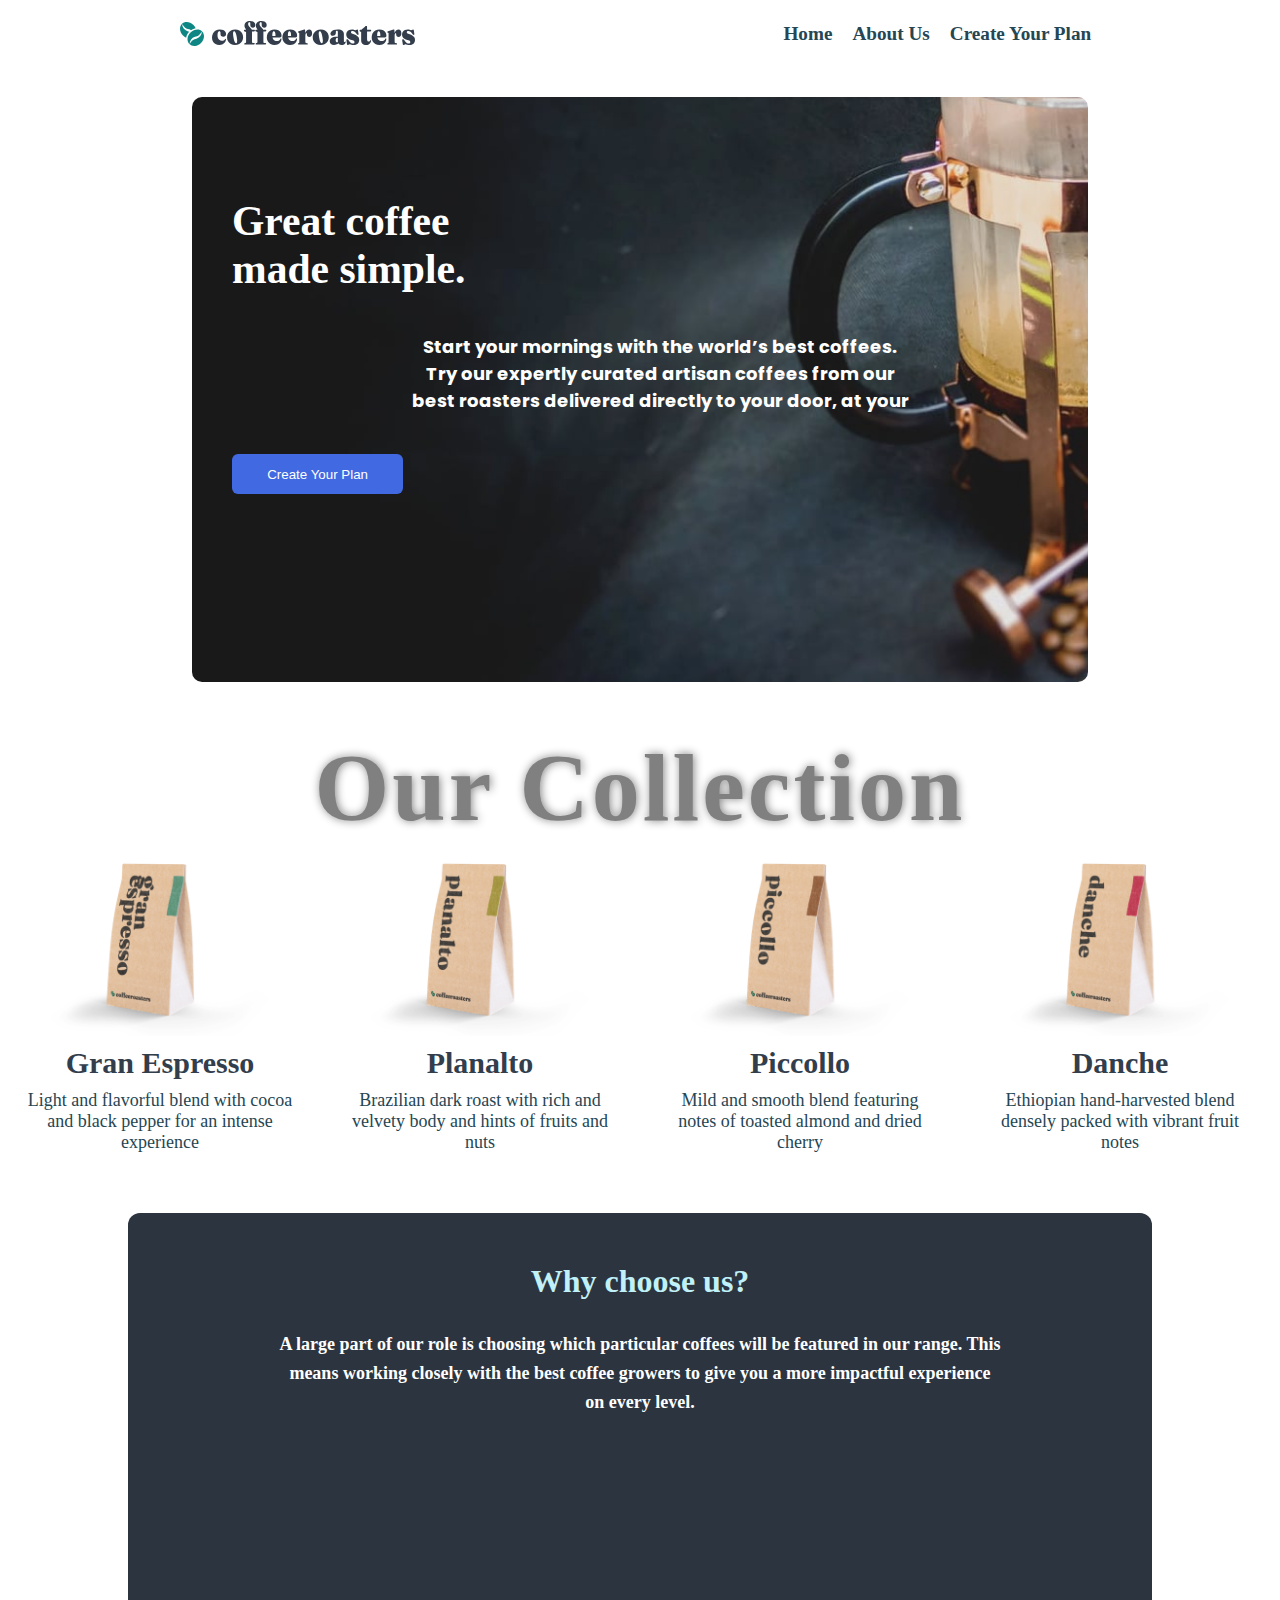
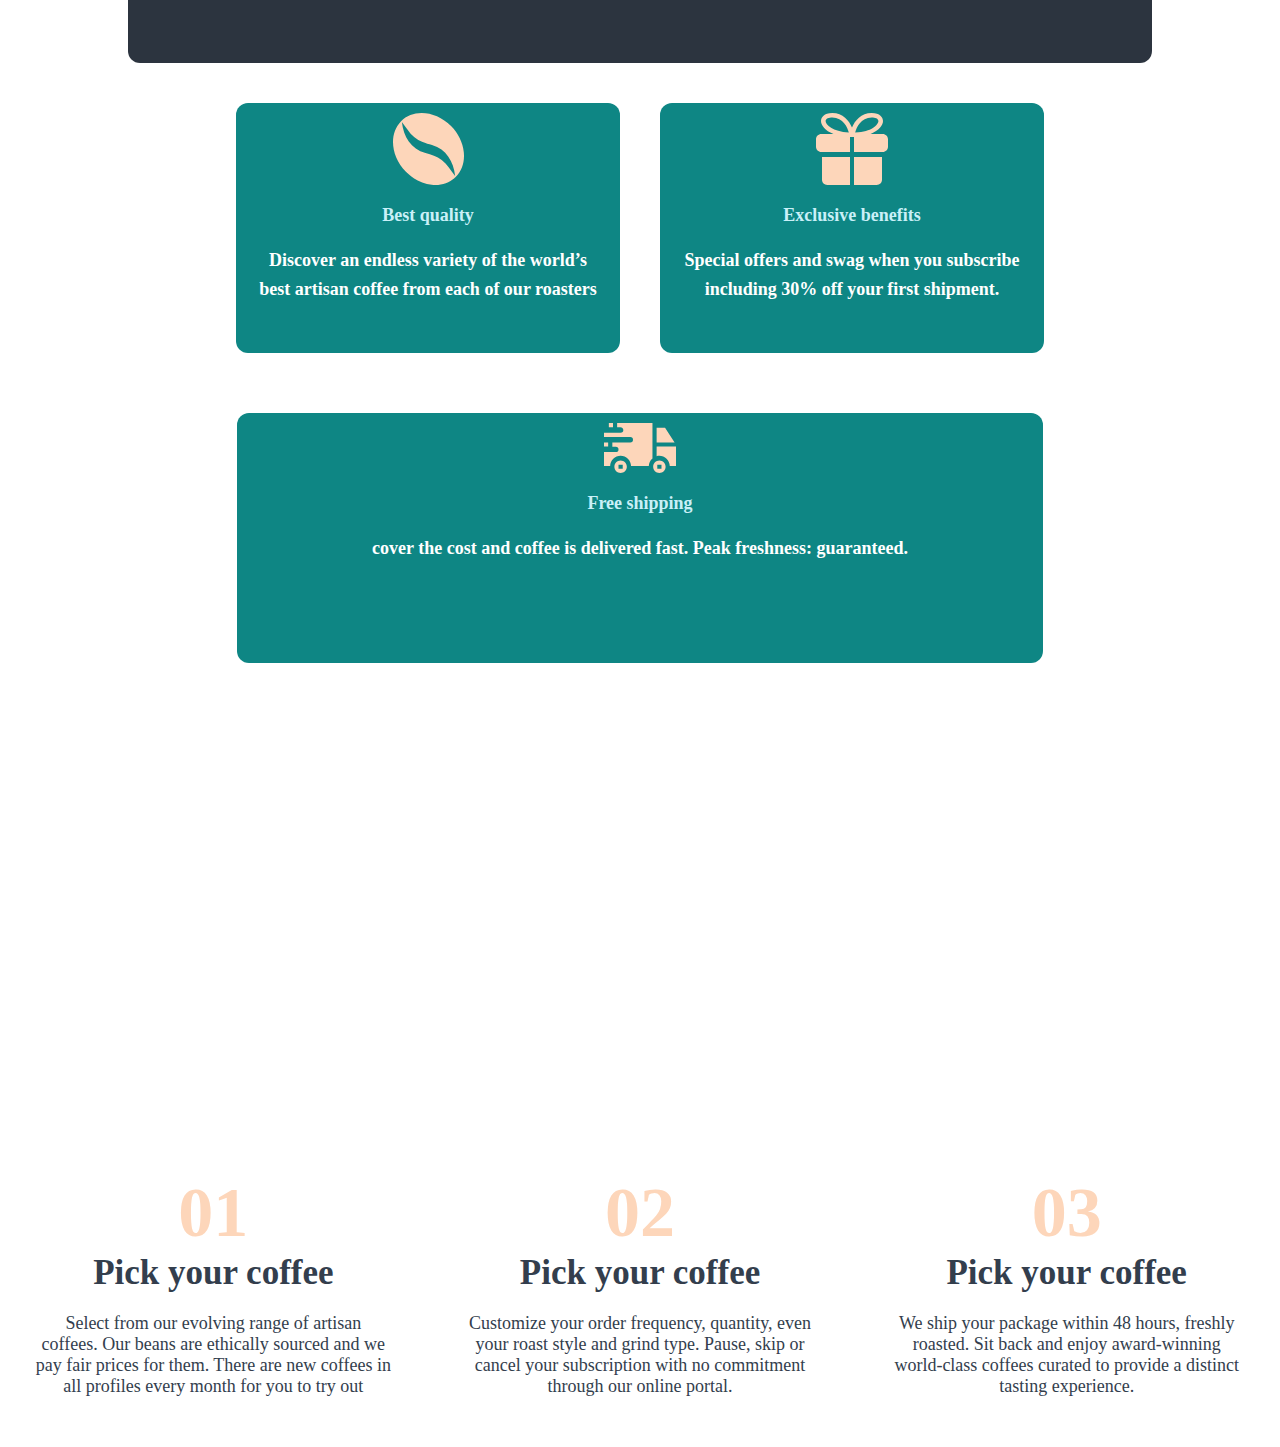
<file: index.html>
<!DOCTYPE html>
<html lang="en">
<head>
    <meta charset="UTF-8">
    <meta http-equiv="X-UA-Compatible" content="IE=edge">
    <meta name="viewport" content="width=device-width, initial-scale=1.0">
    <link rel="stylesheet" href="style.css">
    <link rel="preconnect" href="https://fonts.googleapis.com">
<link rel="preconnect" href="https://fonts.gstatic.com" crossorigin>
<link href="https://fonts.googleapis.com/css2?family=Poppins:wght@200&family=Shalimar&family=Work+Sans:ital,wght@0,500;1,200;1,300;1,500&display=swap" rel="stylesheet">
    <title>cofffe website</title>
</head>
<body>
    <header>
        <nav>
        <svg width="237"  height="27" xmlns="http://www.w3.org/2000/svg"><g fill-rule="nonzero" fill="none"><path d="M40.237 24.95c1.304 0 2.444-.237 3.422-.71.978-.474 1.755-1.124 2.331-1.95.576-.827.907-1.78.994-2.86.011-.199-.019-.345-.09-.438a.374.374 0 00-.268-.157.623.623 0 00-.27.066c-.092.044-.22.143-.382.297-.294.562-.712.962-1.255 1.199-.544.237-1.217.355-2.021.355-.804 0-1.521-.21-2.152-.628-.63-.419-1.127-1.047-1.491-1.884-.364-.838-.546-1.874-.546-3.108 0-.86.079-1.581.236-2.165.158-.584.38-1.022.669-1.314.287-.292.61-.438.97-.438.358 0 .635.138.83.413.196.276.294.683.294 1.223v1.058c0 .893.23 1.595.693 2.108.461.512 1.138.768 2.029.768.87 0 1.556-.25 2.062-.752.505-.501.757-1.193.757-2.074 0-.838-.241-1.595-.725-2.273-.483-.678-1.184-1.215-2.102-1.612-.919-.396-2.046-.595-3.382-.595-1.565 0-2.934.35-4.108 1.05a7.38 7.38 0 00-2.746 2.86C33.33 14.594 33 15.963 33 17.495c0 1.587.315 2.934.945 4.041a6.4 6.4 0 002.584 2.537c1.092.584 2.328.876 3.708.876zm15.728-.033c1.619 0 3.04-.336 4.262-1.008 1.222-.672 2.179-1.584 2.869-2.735.69-1.152 1.034-2.455 1.034-3.91 0-1.531-.33-2.881-.994-4.05a7.107 7.107 0 00-2.77-2.743c-1.185-.661-2.57-.992-4.157-.992-1.597 0-3.01.342-4.237 1.025-1.228.683-2.19 1.606-2.885 2.769-.696 1.162-1.043 2.47-1.043 3.925 0 1.521.331 2.86.994 4.017a7.067 7.067 0 002.779 2.719c1.19.656 2.572.983 4.148.983zm1.239-1.719c-.337.066-.666-.082-.987-.446-.32-.364-.624-.975-.912-1.835-.288-.86-.563-1.989-.823-3.388-.25-1.4-.392-2.551-.424-3.455-.033-.903.032-1.586.195-2.05.163-.462.413-.732.75-.81.337-.065.666.084.986.447.32.364.628.975.921 1.835.294.86.57 1.989.831 3.388.261 1.4.405 2.554.432 3.463.027.91-.043 1.595-.212 2.058-.168.463-.42.727-.757.793zm17.781 1.422c.511 0 .766-.254.766-.76 0-.22-.06-.394-.179-.521-.12-.127-.304-.207-.554-.24l-1.402-.215a.589.589 0 01-.448-.297c-.092-.166-.138-.402-.138-.711V11.579h1.157c.608 0 1.054-.105 1.336-.315.283-.209.424-.479.424-.81 0-.22-.068-.382-.204-.487-.136-.105-.328-.157-.578-.157H72.75l-.015-.087a1.998 1.998 0 00-.264-.64l-.07-.108a8.286 8.286 0 00-.905-1.09 36.96 36.96 0 01-1.075-1.158 6.526 6.526 0 01-.905-1.297 3.138 3.138 0 01-.367-1.488c0-.518.104-.914.31-1.19.207-.275.51-.413.913-.413.315 0 .549.09.7.273.153.181.229.465.229.85v1.472c0 .837.239 1.51.717 2.016.478.507 1.108.76 1.89.76.707 0 1.286-.217 1.736-.652.451-.435.677-1.088.677-1.959 0-.738-.19-1.419-.57-2.041-.38-.623-.954-1.121-1.72-1.496S72.302 1 71.139 1c-1.804 0-3.195.433-4.173 1.298-.977.865-1.466 2.019-1.466 3.462 0 .606.081 1.116.244 1.53.163.412.348.768.554 1.065l.554.802c.123.178.199.363.23.556l.01.097h-1.43a.83.83 0 00-.508.145L65.1 10a.637.637 0 00-.203.488c0 .198.054.366.162.504.11.137.288.267.538.388l.946.314c.206.088.347.185.423.29a.643.643 0 01.115.388v9.554c0 .286-.05.507-.147.66a.73.73 0 01-.408.315l-.7.215a.978.978 0 00-.432.297.77.77 0 00-.139.48c0 .231.068.41.204.537.136.126.312.19.53.19h8.996zm11.377 0c.51 0 .766-.254.766-.76 0-.22-.06-.394-.18-.521-.119-.127-.304-.207-.554-.24l-1.401-.215a.589.589 0 01-.448-.297c-.093-.166-.139-.402-.139-.711V11.579h1.157c.609 0 1.054-.105 1.337-.315.282-.209.423-.479.423-.81 0-.22-.067-.382-.203-.487-.136-.105-.329-.157-.579-.157h-2.414l-.015-.087a1.998 1.998 0 00-.264-.64l-.07-.108a8.286 8.286 0 00-.904-1.09 36.96 36.96 0 01-1.076-1.158 6.526 6.526 0 01-.904-1.297 3.138 3.138 0 01-.367-1.488c0-.518.103-.914.31-1.19.206-.275.51-.413.912-.413.315 0 .55.09.701.273.152.181.228.465.228.85v1.472c0 .837.24 1.51.718 2.016.478.507 1.108.76 1.89.76.706 0 1.285-.217 1.736-.652.45-.435.676-1.088.676-1.959 0-.738-.19-1.419-.57-2.041-.38-.623-.954-1.121-1.72-1.496S83.678 1 82.515 1c-1.803 0-3.194.433-4.172 1.298-.978.865-1.467 2.019-1.467 3.462 0 .606.082 1.116.245 1.53.163.412.347.768.554 1.065l.554.802c.122.178.198.363.229.556l.011.097h-1.43a.83.83 0 00-.509.145l-.053.045a.637.637 0 00-.204.488c0 .198.054.366.163.504.109.137.288.267.538.388l.945.314c.207.088.348.185.424.29a.643.643 0 01.114.388v9.554c0 .286-.049.507-.147.66a.73.73 0 01-.407.315l-.701.215a.978.978 0 00-.432.297.77.77 0 00-.138.48c0 .231.067.41.203.537.136.126.313.19.53.19h8.997zm9.11.33c1.38 0 2.598-.27 3.652-.81 1.054-.54 1.874-1.258 2.46-2.157.588-.898.881-1.887.881-2.966 0-.21-.038-.359-.114-.447a.353.353 0 00-.277-.132.64.64 0 00-.27.074c-.102.05-.22.146-.35.29-.228.705-.676 1.256-1.344 1.653-.668.396-1.437.595-2.306.595-1.359 0-2.445-.466-3.26-1.397-.478-.546-.816-1.273-1.013-2.18l-.016-.076h7.45c.472 0 .841-.125 1.11-.374l.064-.064c.272-.292.407-.692.407-1.199 0-1.168-.274-2.228-.823-3.181-.548-.954-1.333-1.708-2.355-2.265-1.021-.556-2.238-.835-3.65-.835-1.663 0-3.087.33-4.271.992a6.684 6.684 0 00-2.714 2.769c-.624 1.184-.937 2.564-.937 4.14 0 1.499.323 2.818.97 3.959A6.821 6.821 0 0091.463 24c1.152.634 2.489.95 4.01.95zm-2.127-8.878a12.966 12.966 0 01-.024-.791c0-1.036.076-1.851.229-2.446.152-.595.347-1.017.586-1.265.24-.248.506-.372.799-.372.38 0 .736.325 1.068.976.33.65.497 1.73.497 3.24 0 .462-.207.693-.62.693h-2.533l-.002-.035zm17.71 8.878c1.38 0 2.596-.27 3.65-.81 1.054-.54 1.875-1.258 2.461-2.157.587-.898.88-1.887.88-2.966 0-.21-.038-.359-.114-.447a.353.353 0 00-.277-.132.64.64 0 00-.269.074c-.103.05-.22.146-.35.29-.228.705-.676 1.256-1.345 1.653-.668.396-1.437.595-2.306.595-1.358 0-2.445-.466-3.26-1.397-.477-.546-.815-1.273-1.013-2.18l-.016-.076h7.451c.471 0 .841-.125 1.109-.374l.065-.064c.271-.292.407-.692.407-1.199 0-1.168-.274-2.228-.823-3.181-.549-.954-1.334-1.708-2.355-2.265-1.022-.556-2.239-.835-3.651-.835-1.663 0-3.086.33-4.27.992a6.684 6.684 0 00-2.714 2.769c-.625 1.184-.937 2.564-.937 4.14 0 1.499.323 2.818.97 3.959A6.821 6.821 0 00107.044 24c1.152.634 2.488.95 4.01.95zm-2.129-8.878a12.966 12.966 0 01-.023-.791c0-1.036.076-1.851.228-2.446.152-.595.348-1.017.587-1.265s.505-.372.798-.372c.38 0 .737.325 1.068.976.331.65.497 1.73.497 3.24 0 .462-.206.693-.62.693h-2.533l-.002-.035zm19.079 8.548c.26 0 .46-.069.595-.207a.732.732 0 00.204-.537.82.82 0 00-.147-.488c-.098-.137-.26-.223-.489-.256l-1.222-.248a.647.647 0 01-.457-.339c-.098-.181-.146-.427-.146-.735v-5.818c0-.65.038-1.185.114-1.604.076-.418.187-.73.334-.933.146-.204.318-.306.513-.306.196 0 .337.071.424.215.087.143.136.341.147.595l.016.66c.022.75.225 1.329.611 1.736.386.408.98.612 1.785.612.826 0 1.5-.298 2.02-.893.522-.595.783-1.526.783-2.793 0-1.278-.25-2.231-.75-2.86-.5-.628-1.217-.942-2.151-.942-.771 0-1.483.24-2.135.72-.652.479-1.176 1.211-1.573 2.198a6.529 6.529 0 00-.182.515l-.028.094-.124-2.568c-.029-.304-.082-.525-.158-.663l-.03-.048c-.092-.132-.23-.198-.415-.198-.13 0-.288.022-.473.066a4.95 4.95 0 00-.684.231l-4.63 1.34c-.26.098-.445.217-.553.355a.74.74 0 00-.163.47.64.64 0 00.106.38c.07.1.182.194.334.282l.424.05a.618.618 0 01.301.272c.06.116.09.306.09.57v8.397c0 .33-.027.568-.082.71a.552.552 0 01-.293.315l-.375.149c-.141.099-.253.206-.334.322a.743.743 0 00-.122.438c0 .231.068.413.203.545.136.133.324.199.563.199h8.149zm13.626.297c1.619 0 3.04-.336 4.262-1.008 1.222-.672 2.178-1.584 2.868-2.735.69-1.152 1.035-2.455 1.035-3.91 0-1.531-.331-2.881-.994-4.05a7.107 7.107 0 00-2.77-2.743c-1.185-.661-2.57-.992-4.157-.992-1.597 0-3.01.342-4.238 1.025-1.227.683-2.189 1.606-2.884 2.769-.696 1.162-1.043 2.47-1.043 3.925 0 1.521.33 2.86.994 4.017a7.067 7.067 0 002.779 2.719c1.19.656 2.572.983 4.148.983zm1.238-1.719c-.336.066-.665-.082-.986-.446-.32-.364-.624-.975-.912-1.835-.288-.86-.563-1.989-.824-3.388-.25-1.4-.39-2.551-.423-3.455-.033-.903.032-1.586.195-2.05.163-.462.413-.732.75-.81.337-.065.666.084.986.447.32.364.628.975.921 1.835.293.86.57 1.989.831 3.388.261 1.4.405 2.554.432 3.463.027.91-.043 1.595-.212 2.058-.168.463-.42.727-.758.793zm19.852 1.752c.913 0 1.663-.168 2.25-.504.586-.336 1.023-.735 1.311-1.198.288-.463.432-.887.432-1.273a.751.751 0 00-.106-.413.324.324 0 00-.285-.165.32.32 0 00-.147.033.325.325 0 00-.114.099c-.054.198-.138.336-.252.413a.643.643 0 01-.367.116c-.185 0-.323-.064-.416-.19-.092-.127-.138-.295-.138-.504v-7.306c0-1.455-.492-2.581-1.475-3.38-.984-.8-2.524-1.199-4.62-1.199-1.63 0-2.992.204-4.084.612-1.092.408-1.912.928-2.46 1.562-.55.634-.824 1.28-.824 1.942 0 .705.204 1.242.611 1.612.408.369.997.553 1.769.553.945 0 1.69-.256 2.233-.768.543-.513.815-1.177.815-1.992v-1.256c0-.309.095-.548.285-.72.19-.17.426-.255.709-.255.304 0 .546.113.725.338.18.226.27.532.27.918l-.001 4.818-.087-.019a5.455 5.455 0 00-.91-.087l-.176-.001c-2.337 0-4.078.396-5.224 1.19-1.146.793-1.72 1.9-1.72 3.322 0 1.08.394 1.967 1.182 2.661.788.694 1.834 1.041 3.137 1.041.978 0 1.891-.2 2.739-.603.635-.302 1.152-.698 1.55-1.188l.022-.03.024.075c.125.357.354.677.688.96l.103.084c.603.468 1.454.702 2.551.702zm-4.563-2.578c-.435 0-.786-.18-1.052-.537-.266-.358-.4-.907-.4-1.645 0-.771.129-1.355.384-1.752s.595-.595 1.019-.595c.25 0 .467.025.652.074l.08.025v4.242l-.052.03c-.174.09-.353.142-.538.155l-.093.003zM174.212 25c1.934 0 3.417-.446 4.45-1.339 1.032-.892 1.548-2.11 1.548-3.653 0-.936-.174-1.757-.522-2.463-.348-.705-.956-1.33-1.825-1.876-.87-.545-2.092-1.06-3.668-1.545-.586-.187-1.04-.377-1.36-.57-.321-.193-.541-.4-.66-.62-.12-.22-.18-.457-.18-.71 0-.376.136-.679.408-.91.271-.231.673-.347 1.206-.347.739 0 1.437.248 2.094.744.657.496 1.383 1.344 2.176 2.545.206.254.413.438.62.554.206.116.401.151.586.107a.574.574 0 00.424-.454c.054-.237.043-.576-.033-1.017l-.424-3.041c-.043-.32-.125-.545-.244-.678a.607.607 0 00-.473-.198c-.174 0-.39.06-.652.182-.26.121-.519.245-.774.372-.255.126-.448.19-.578.19-.12 0-.297-.066-.53-.199-.234-.132-.562-.264-.986-.396-.424-.133-.973-.199-1.646-.199-1.12 0-2.127.204-3.024.612-.896.408-1.603.989-2.119 1.744-.516.755-.774 1.655-.774 2.702 0 .926.193 1.736.579 2.43.386.694.975 1.29 1.768 1.785.793.496 1.793.898 3 1.207.781.209 1.382.421 1.8.636.418.215.706.45.864.703.158.253.236.534.236.842 0 .408-.136.744-.407 1.009-.272.264-.685.396-1.239.396a3.417 3.417 0 01-1.491-.338c-.473-.226-.96-.615-1.459-1.166-.5-.55-1.06-1.305-1.679-2.264-.184-.254-.394-.43-.627-.53a.84.84 0 00-.71.017c-.227.089-.374.276-.44.562-.064.287-.048.64.05 1.058l.505 3.29c.076.33.185.55.326.66.141.11.293.166.456.166.185 0 .41-.06.677-.182l.798-.363c.267-.122.481-.182.644-.182.163 0 .378.06.644.182a7.51 7.51 0 001.043.363c.43.121.97.182 1.622.182zm12.908-.05c.978 0 1.826-.19 2.543-.57a4.366 4.366 0 001.703-1.587c.418-.677.666-1.462.742-2.355.01-.253-.025-.421-.106-.504a.242.242 0 00-.286-.058c-.13.198-.266.397-.407.595-.141.198-.29.377-.448.537-.158.16-.334.29-.53.389-.195.099-.407.148-.636.148-.532 0-.937-.198-1.214-.595-.277-.396-.415-1.008-.415-1.834v-7.537h2.444c.555 0 .97-.096 1.244-.286l.06-.045c.272-.22.408-.485.408-.793 0-.22-.065-.383-.196-.488-.13-.105-.315-.157-.554-.157h-3.407V6.85c0-.294-.055-.518-.167-.672l-.044-.055c-.142-.154-.337-.231-.587-.231a1.21 1.21 0 00-.652.206 2.83 2.83 0 00-.652.603l-3.015 2.53c-.185.23-.332.385-.44.462a.541.541 0 01-.31.116h-.799a.861.861 0 00-.603.223.738.738 0 00-.244.57c0 .188.027.345.081.471.055.127.174.235.359.323l.766.248c.174.077.283.176.326.297.043.121.065.298.065.53v7.47c0 1.73.416 2.997 1.247 3.802.831.804 2.073 1.206 3.724 1.206zm13.218 0c1.38 0 2.597-.27 3.651-.81 1.054-.54 1.875-1.258 2.462-2.157.586-.898.88-1.887.88-2.966 0-.21-.038-.359-.114-.447a.353.353 0 00-.278-.132.64.64 0 00-.268.074c-.104.05-.22.146-.35.29-.23.705-.677 1.256-1.346 1.653-.668.396-1.437.595-2.306.595-1.358 0-2.445-.466-3.26-1.397-.477-.546-.815-1.273-1.013-2.18l-.016-.076h7.451c.472 0 .841-.125 1.109-.374l.065-.064c.271-.292.407-.692.407-1.199 0-1.168-.274-2.228-.823-3.181-.549-.954-1.334-1.708-2.355-2.265-1.022-.556-2.238-.835-3.651-.835-1.662 0-3.086.33-4.27.992a6.684 6.684 0 00-2.714 2.769c-.625 1.184-.937 2.564-.937 4.14 0 1.499.323 2.818.97 3.959A6.821 6.821 0 00196.329 24c1.152.634 2.488.95 4.01.95zm-2.128-8.878a12.966 12.966 0 01-.023-.791c0-1.036.076-1.851.228-2.446.152-.595.348-1.017.587-1.265.24-.248.505-.372.799-.372.38 0 .736.325 1.067.976.332.65.497 1.73.497 3.24 0 .462-.206.693-.619.693h-2.534l-.002-.035zm19.08 8.548c.26 0 .458-.069.594-.207a.732.732 0 00.204-.537.82.82 0 00-.147-.488c-.098-.137-.26-.223-.489-.256l-1.222-.248a.647.647 0 01-.457-.339c-.097-.181-.146-.427-.146-.735v-5.818c0-.65.038-1.185.114-1.604.076-.418.187-.73.334-.933.147-.204.318-.306.513-.306.196 0 .337.071.424.215.087.143.136.341.147.595l.016.66c.022.75.225 1.329.611 1.736.386.408.98.612 1.785.612.826 0 1.5-.298 2.021-.893.522-.595.782-1.526.782-2.793 0-1.278-.25-2.231-.75-2.86-.5-.628-1.216-.942-2.15-.942-.772 0-1.484.24-2.136.72-.652.479-1.176 1.211-1.573 2.198a6.529 6.529 0 00-.182.515l-.028.095-.124-2.569c-.029-.304-.081-.525-.158-.663l-.03-.048c-.092-.132-.23-.198-.415-.198-.13 0-.288.022-.473.066a4.95 4.95 0 00-.684.231l-4.629 1.34c-.26.098-.446.217-.554.355a.74.74 0 00-.163.47.64.64 0 00.106.38c.07.1.182.194.334.282l.424.05a.618.618 0 01.301.272c.06.116.09.306.09.57v8.397c0 .33-.027.568-.082.71a.552.552 0 01-.293.315l-.375.149c-.141.099-.253.206-.334.322a.743.743 0 00-.122.438c0 .231.068.413.203.545.136.133.324.199.563.199h8.15zm12.712.38c1.934 0 3.417-.446 4.45-1.339 1.032-.892 1.548-2.11 1.548-3.653 0-.936-.174-1.757-.522-2.463-.347-.705-.956-1.33-1.825-1.876-.87-.545-2.092-1.06-3.667-1.545-.587-.187-1.04-.377-1.361-.57-.32-.193-.54-.4-.66-.62-.12-.22-.18-.457-.18-.71 0-.376.136-.679.408-.91.272-.231.674-.347 1.206-.347.739 0 1.437.248 2.094.744.658.496 1.383 1.344 2.176 2.545.207.254.413.438.62.554.206.116.402.151.586.107a.574.574 0 00.424-.454c.054-.237.044-.576-.032-1.017l-.424-3.041c-.044-.32-.125-.545-.245-.678a.607.607 0 00-.472-.198c-.174 0-.392.06-.652.182-.261.121-.52.245-.774.372-.256.126-.449.19-.58.19-.119 0-.295-.066-.529-.199-.233-.132-.562-.264-.986-.396-.424-.133-.972-.199-1.646-.199-1.12 0-2.127.204-3.023.612-.897.408-1.603.989-2.12 1.744-.515.755-.773 1.655-.773 2.702 0 .926.192 1.736.578 2.43.386.694.975 1.29 1.769 1.785.793.496 1.792.898 2.999 1.207.782.209 1.382.421 1.8.636.419.215.707.45.864.703.158.253.237.534.237.842 0 .408-.136.744-.408 1.009-.271.264-.684.396-1.238.396a3.417 3.417 0 01-1.492-.338c-.472-.226-.959-.615-1.459-1.166-.5-.55-1.059-1.305-1.678-2.264-.185-.254-.394-.43-.628-.53a.84.84 0 00-.709.017c-.228.089-.375.276-.44.562-.065.287-.049.64.049 1.058l.505 3.29c.076.33.185.55.326.66.142.11.294.166.457.166.184 0 .41-.06.676-.182l.799-.363c.266-.122.48-.182.643-.182.163 0 .378.06.644.182a7.51 7.51 0 001.043.363c.43.121.97.182 1.622.182z" fill="#333D4B"></path><path d="M23.123 11.378c2.89 2.89 2.387 8.1-1.126 11.613-1.688 1.687-3.813 2.74-5.987 2.965-.29.029-.576.044-.856.044-1.87 0-3.539-.656-4.769-1.886-1.416-1.414-2.07-3.412-1.839-5.625.224-2.173 1.277-4.299 2.964-5.986 3.515-3.512 8.724-4.019 11.613-1.125zm-.18.18c-.961 1.16-1.67 2.482-2.851 3.453-1.257 1.033-2.64 1.41-4.161 1.85-3.338.97-4.988 3.791-5.369 7.075 1.043-1.253 1.808-2.657 3.125-3.663 1.152-.88 2.398-1.227 3.754-1.598 3.411-.936 5.105-3.781 5.502-7.117zM14.49 5.003a10.573 10.573 0 012.165 3.151c-1.68.29-3.308.992-4.75 2.046a7.17 7.17 0 00-1.837-.84c-1.519-.44-2.903-.816-4.16-1.85-1.18-.971-1.889-2.296-2.852-3.454.396 3.336 2.091 6.182 5.502 7.118.576.157 1.128.32 1.666.511-1.626 1.713-2.696 3.8-3.07 5.97A10.607 10.607 0 014 15.491C.492 11.978-.014 6.768 2.877 3.878 5.766.986 10.975 1.49 14.489 5.003z" fill="#0E8784"></path></g></svg>

        <ul>
            <li><a href="#">Home</a></li>
            <li><a href="aboutUs.html">About Us</a></li>
            <li><a href="#">Create Your Plan</a></li>
        </ul>
        </nav>
    </header>



    <main>
        <section id="section1">
            <div class="description">
            <h1>
                Great coffee <br>
                 made simple. <br>

            </h1>
            <p>Start your mornings with the world’s best coffees. <br>
                 Try our expertly curated artisan coffees from our <br>
                  best roasters delivered directly to your door, at your</p>
                  <button>Create Your Plan</button>
                </div>
        </section>
        <section id="section2">
            <h1>Our Collection</h1>
            <div class="parentBox">
                <div class="boxchild">
                    <img src="img/image-gran-espresso.fc5aa0dc.png" alt="">
                    <h3>Gran Espresso
                    </h3>
                    <p> Light and flavorful blend with cocoa and black
                        pepper for an intense experience </p>


                </div>

                <div class="boxchild">
                    <img src="img/planlto.png" alt="">
                    <h3>Planalto

                    </h3>
                    <p> Brazilian dark roast with rich and <br> velvety body 
                         and hints of fruits and <br> nuts </p>


                </div>


                <div class="boxchild">
                    <img src="img/image-piccollo.304c8160.png" alt="">
                    <h3>Piccollo
                    </h3>
                     <p> Mild and smooth blend featuring <br>
                         notes of toasted almond and dried <br> cherry </p>


                </div>


                <div class="boxchild">
                    <img src="img/image-danche.42b87a74.png" alt="">
                    <h3>Danche

                    </h3>
                   <p>Ethiopian hand-harvested blend <br> densely
                        packed with vibrant fruit <br> notes


                     </p> 


                </div>
            </div>
    </section>

    <section id="section3">
        <div class="parent">
            <h1>Why choose us?
            </h1>
            <p>
                A large part of our role is choosing which particular coffees will be featured in our range. This <br> means working closely with the best coffee growers to give you a more impactful experience <br> on every level.


            </p>
        </div>
    </section>

    <section id="section4">
        <div class="parent">
            <div class="box01">
                <img src="img/icon-coffee-bean.a39b0780.svg" alt="icon-coffe">
                <h3>Best quality
                </h3>

                <p>
                    Discover an endless variety of the world’s <br>
                     best artisan coffee from each of our roasters
                </p>
            </div>


            <div class="box01">
                <img src="img/icon-gift.611b8a07.svg" alt="icon-gift">
                <h3>Exclusive benefits

                </h3>

                <p>
                    Special offers and swag when you subscribe <br>
                     including 30% off your first shipment.

                </p>
            </div>
        </div>
        <div class="mother">
        <div class="box001">
            <img src="img/icon-truck.6a10e7c2.svg" alt="icon-truck">
            <h3>Free shipping


            </h3>

            <p>
                cover the cost and coffee is delivered fast. 
                 Peak freshness: guaranteed.


            </p>
        </div>
    </div>
    </section>

    <section id="section5">
        <div class="parent">
            <div class="box01">
                <h1>01</h1>
                <h2>Pick your coffee
                </h2>
                <p>
                    Select from our evolving range of artisan  <br> coffees. Our beans are ethically sourced and we <br> pay fair prices for them. There are new coffees in all profiles every month for you to try out
                </p>
            </div>

            <div class="box01">
                <h1>02</h1>
                <h2>Pick your coffee
                </h2>
               <p>
                Customize your order frequency, quantity, even <br> your roast style and grind type. Pause, skip or <br> cancel your subscription with no commitment <br> through our online portal.
               </p>
            </div>

            <div class="box01">
                <h1>03</h1>
                <h2>Pick your coffee
                </h2>
                <p>
                    We ship your package within 48 hours, freshly <br> roasted. Sit back and enjoy award-winning <br> world-class coffees curated to provide a distinct <br> tasting experience.
                </p>
            </div>
        </div>
    </section>
    </main>
</body>
</html>
</file>
<file: style.css>
*{
    padding: 0;
    margin: 0;
    box-sizing: border-box;
}
a{text-decoration: none;}
li{list-style: none;}
nav {
    display: flex;
    justify-content: space-around;
    align-items: center;
}
nav ul{
    display: flex;
}
nav ul li a{
    color: #264653;
    font-size: 1.2em;
    padding: 10px;
    text-transform: capitalize;
    font-weight: bolder;
}
nav ul li{
    
    margin-top: 20px;
}

nav svg{
    margin-top: 20px;
}


@media screen and (max-width:630px){
    nav{
        flex-direction: column;
        text-align: center;
        align-items: center;
    }
}


main #section1{
    background-image: url("img/image-hero-coffeepress.1777efd6.jpg");

    width: 70%;
    margin: 50px auto;
    display: block;
    height: 65vh;
    background-size: cover;
    border-radius: 10px;
}
#section1 .description{
    margin-left: 40px;
    padding-top: 100px;
    
}
#section1 .description h1,p{
    padding-bottom: 20px;
    color: white;
}

#section1 .description button{
    width: 20%;
    height: 40px;
    color: white;
    background-color: royalblue;
    border-radius: 6px;
    border: none;
    cursor: pointer;
}
#section1 .description button:hover{
    background-color: #E76F51;
    transition: all 0.4s ease-in;
}
#section1 .description p{
    line-height: 1.5;
    font-family: 'Poppins', sans-seri
}
#section1 .description h1{
    font-size: 2.6em;
}


@media screen and (max-width:649px) {
    #section1 .description h1,p{
        padding-bottom: 5px;
        
    }
    #section1 .description h1{
        margin-top: -30px;
    }
    #section1 .description button{
        width: 30%;
    }
    #section1 .description {
        padding-top: 50px;
    }
    main #section1{
        background-image: url("img/hero.jpg");
    }

}
#section2 h1{
    font-size: 6em;
    color: grey;
    text-align: center;
    letter-spacing: 3px;
    text-shadow: 1px 0 10px;

    
}
.parentBox{
    display: flex;
    flex-wrap: wrap;
    align-items: center;
    justify-content: center;    
}
.parentBox .boxchild{
    width: 22%;
    margin: 10px;
    flex: 1 1 200px;

}
.parentBox .boxchild img{
    width: 220px;
    display: block;
    margin: 10px auto;
}
.parentBox .boxchild h3{
    text-align: center;
    color: #333E4D;
    font-size: 30px;
}
.parentBox .boxchild p{
    color: black;
    text-align: center;
    margin: 10px;
    color: #264653;
    font-weight: normal;
}

#section3 .parent{
    background-color: #2C343F;
    width: 80%;
    height: 50vh;
    margin: 20px auto;
    padding: 20px;
    border-radius: 12px;
}
#section3 .parent h1{
    text-align: center;
    color: #C0F0F8;
    margin-bottom: 20px;
    font-weight: bolder;
    font-size: 2em;
    margin-top: 30px;
}
#section3 .parent p{
    text-align: center;
    line-height: 1.6;
    margin-top: 30px;
}
#section4{
    height: 120vh;
  
}

#section4 .parent{
    display: flex;
    justify-content: center;
    align-items: center;
    flex-wrap: wrap;
}


#section4 .parent .box01{
    color: #CAF0F8;
    background-color: #0E8684;
    width: 30%;
    height: 250px;
    margin: 20px;
    border-radius: 12px;
    flex-wrap: wrap;
    
}
#section4 .parent .box01 img{
    display: block;
    margin: 10px auto;
}
#section4 .parent .box01 h3,p{
    text-align: center;
    font-weight: bolder;
    margin: 20px;
    font-size: 18px;
}
#section4 .parent .box01 p{
    line-height: 1.6em;
}

#section4 .mother{
    display: flex;
    justify-content: center;
    align-items: center;
    flex-wrap: wrap;
    margin-top: 20px;
}

#section4 .mother .box001{
    color: #CAF0F8;
    background-color: #0E8684;
    width: 63%;
    height: 250px;
    margin: 20px;
    border-radius: 12px;
    
}
#section4 .mother .box001 img{
    display: block;
    margin: 10px auto;
}
#section4 .mother .box001 h3,p{
    text-align: center;
    font-weight: bolder;
    margin: 20px;
    font-size: 18px;
}
#section4 .mother .box001 p{
    line-height: 1.6em;
}

#section5 .parent{
    display: flex;
    justify-content: center;
    align-items: center;
    flex-wrap: wrap;
}
#section5 .parent .box01{
    /*width: 30%;*/
    flex: 1 1 200px;
    margin: 10px;
}

#section5 .parent .box01 p{
    color: #333E4D;
    text-align: center;
    font-weight: normal;
}
#section5 .parent .box01 h1,h2{
    text-align: center;
}
#section5 .parent .box01 h1{
    font-size: 70px;
    color: #FDD6BA;
}
#section5 .parent .box01 h2{
    color: #333E4D;
    font-size: 35px;
}

@media screen and (max-width:899px){
    #section5 .box01{
        flex-wrap: wrap;
    }
}
</file>
